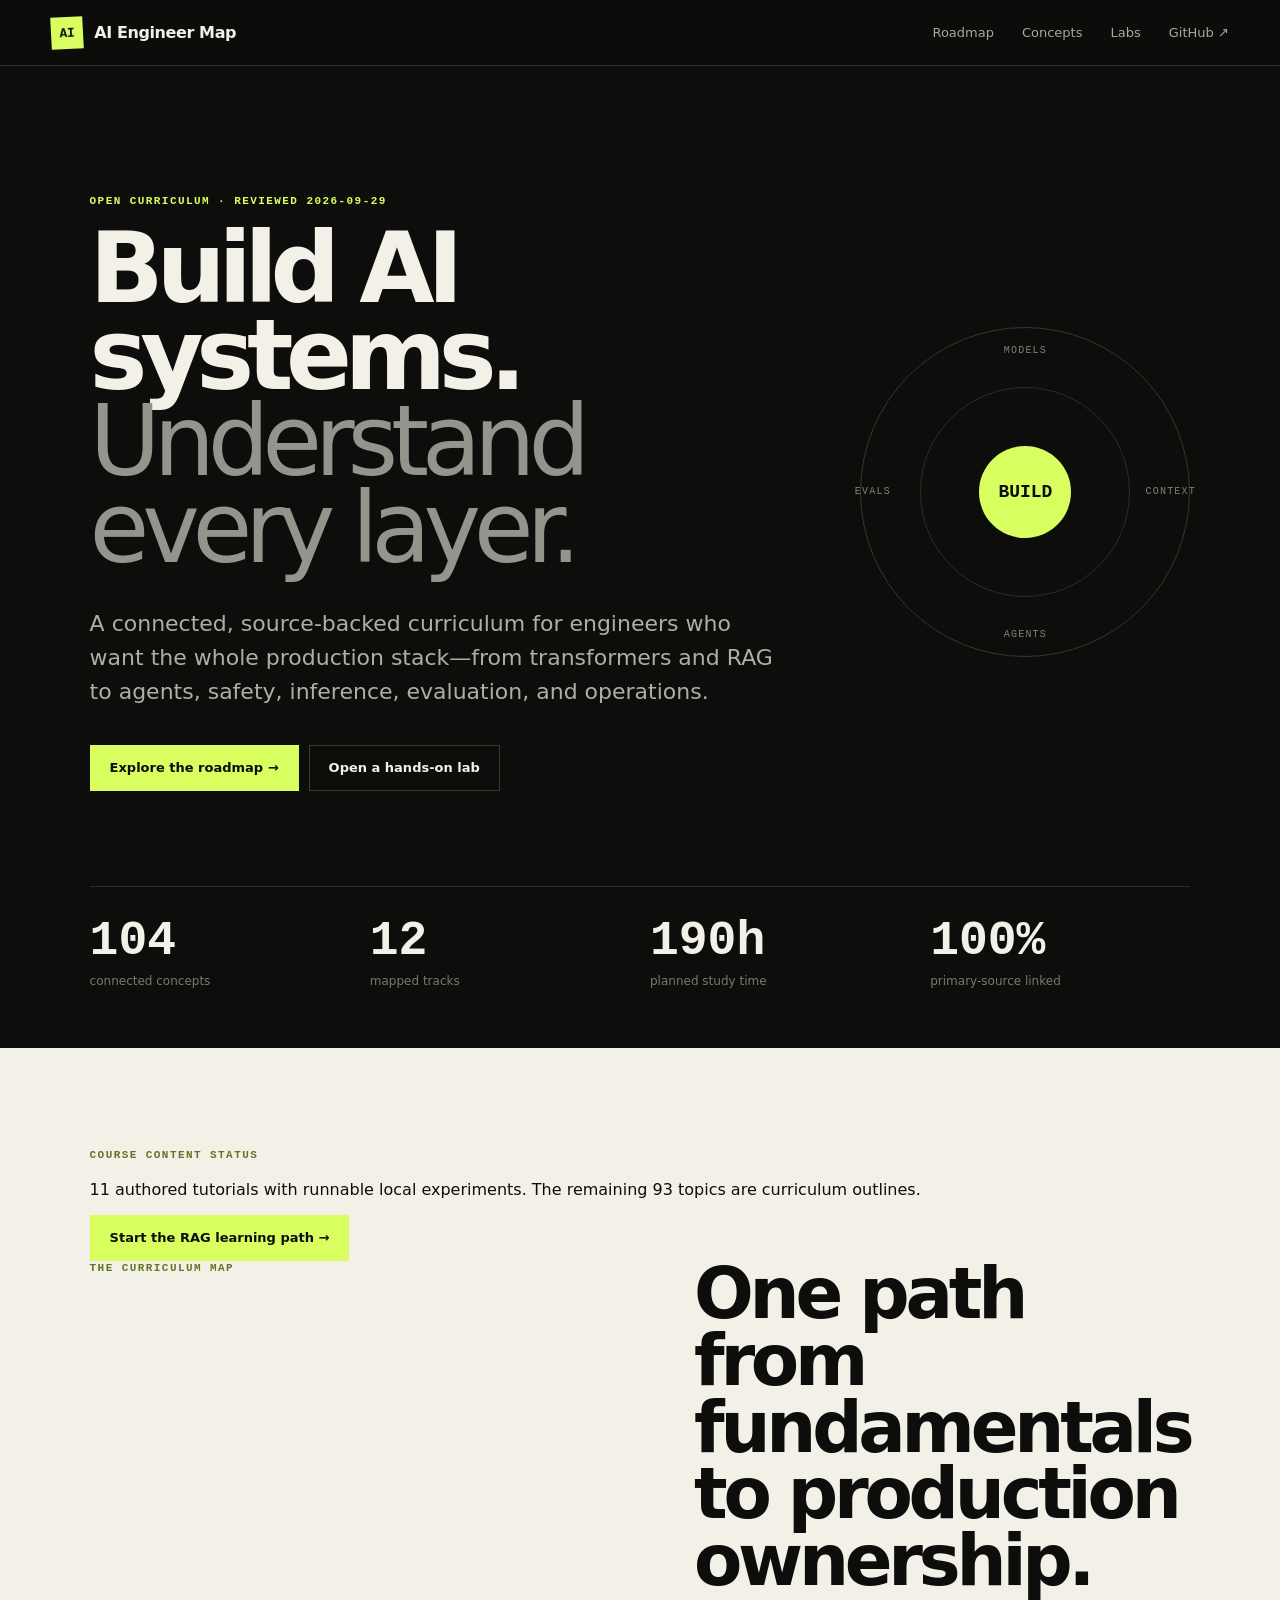
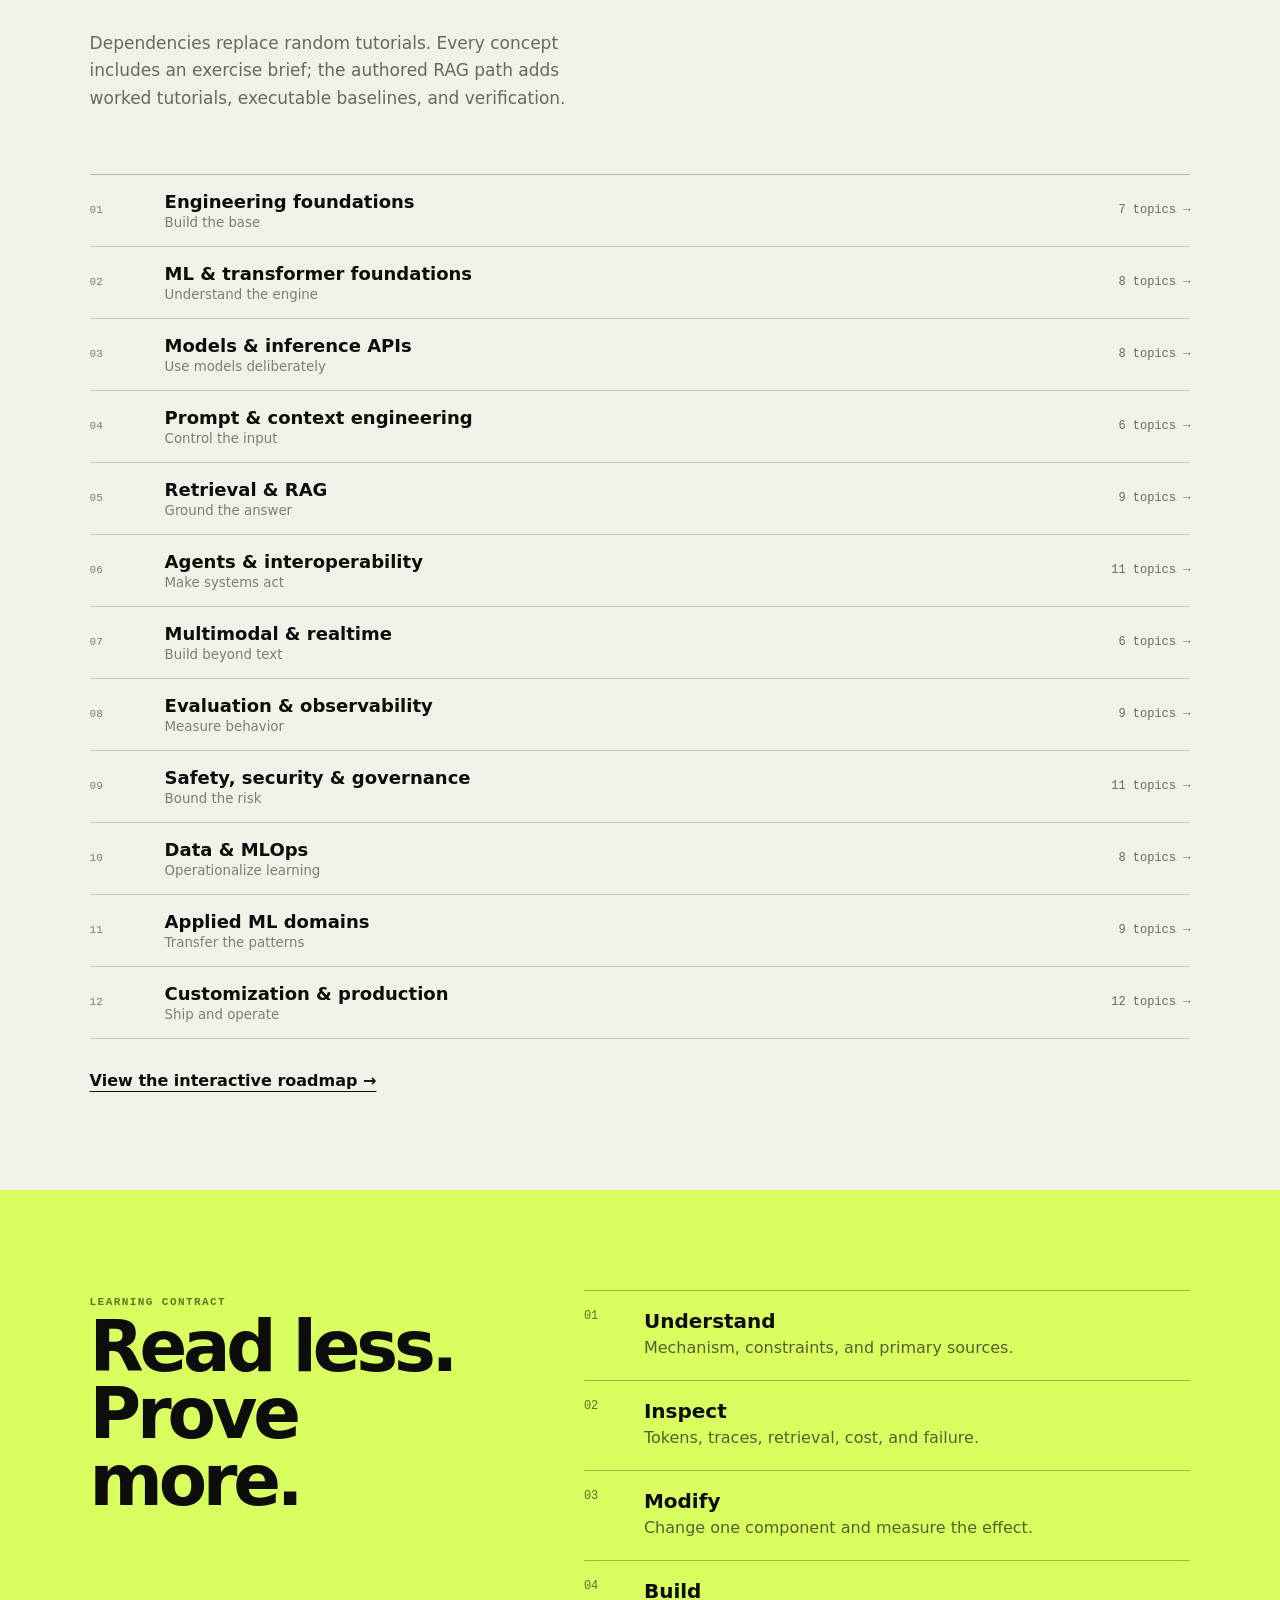
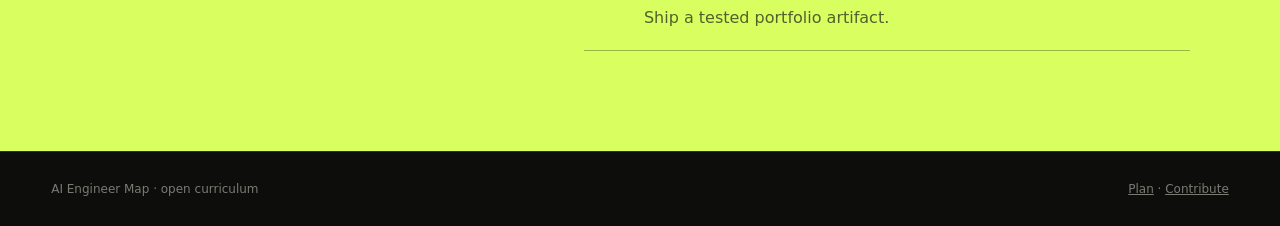
<file: index.html>
<!doctype html><html lang="en"><head><meta charset="UTF-8"><meta name="viewport" content="width=device-width,initial-scale=1"><meta name="description" content="An AI engineering topic map with an authored, runnable RAG learning path."><title>AI Engineer Map</title><link rel="stylesheet" href="assets/styles.css"><script type="module" src="assets/app.js"></script></head>
<body data-page="home">
  <header class="site-header"><a class="brand" href="index.html"><span class="brand-mark">AI</span><span>AI Engineer Map</span></a><button id="menu-button" class="menu-button" aria-expanded="false">Menu</button><nav><a href="roadmap.html">Roadmap</a><a href="concept.html?id=transformers">Concepts</a><a href="lab.html">Labs</a><a href="https://github.com/venkathub/ai-engineer-map">GitHub ↗</a></nav></header>
  <main>
    <section class="hero"><div class="hero-grid"><div><p class="overline">Open curriculum · reviewed <span id="review-date">—</span></p><h1>Build AI systems.<br><em>Understand every layer.</em></h1><p class="hero-copy">A connected, source-backed curriculum for engineers who want the whole production stack—from transformers and RAG to agents, safety, inference, evaluation, and operations.</p><div class="hero-actions"><a class="button primary" href="roadmap.html">Explore the roadmap →</a><a class="button ghost" href="lab.html">Open a hands-on lab</a></div></div><div class="hero-orbit" aria-hidden="true"><span>MODELS</span><span>CONTEXT</span><strong>BUILD</strong><span>AGENTS</span><span>EVALS</span></div></div>
      <dl class="stats"><div><dt id="concept-count">—</dt><dd>connected concepts</dd></div><div><dt id="track-count">—</dt><dd>mapped tracks</dd></div><div><dt id="hour-count">—</dt><dd>planned study time</dd></div><div><dt>100%</dt><dd>primary-source linked</dd></div></dl>
    </section>
    <section class="home-map"><p class="overline dark">Course content status</p><p>11 authored tutorials with runnable local experiments. The remaining 93 topics are curriculum outlines.</p><a class="button primary" href="lesson.html?id=document-ingestion">Start the RAG learning path →</a><header><p class="overline dark">The curriculum map</p><h2>One path from fundamentals<br>to production ownership.</h2><p>Dependencies replace random tutorials. Every concept includes an exercise brief; the authored RAG path adds worked tutorials, executable baselines, and verification.</p></header><div id="track-preview" class="track-preview"></div><a class="text-link" href="roadmap.html">View the interactive roadmap →</a></section>
    <section class="learning-contract"><div><p class="overline dark">Learning contract</p><h2>Read less.<br>Prove more.</h2></div><ol><li><span>01</span><div><b>Understand</b><p>Mechanism, constraints, and primary sources.</p></div></li><li><span>02</span><div><b>Inspect</b><p>Tokens, traces, retrieval, cost, and failure.</p></div></li><li><span>03</span><div><b>Modify</b><p>Change one component and measure the effect.</p></div></li><li><span>04</span><div><b>Build</b><p>Ship a tested portfolio artifact.</p></div></li></ol></section>
  </main><footer><span>AI Engineer Map · open curriculum</span><span><a href="PLAN.md">Plan</a> · <a href="CONTRIBUTING.md">Contribute</a></span></footer>
</body></html>
</file>
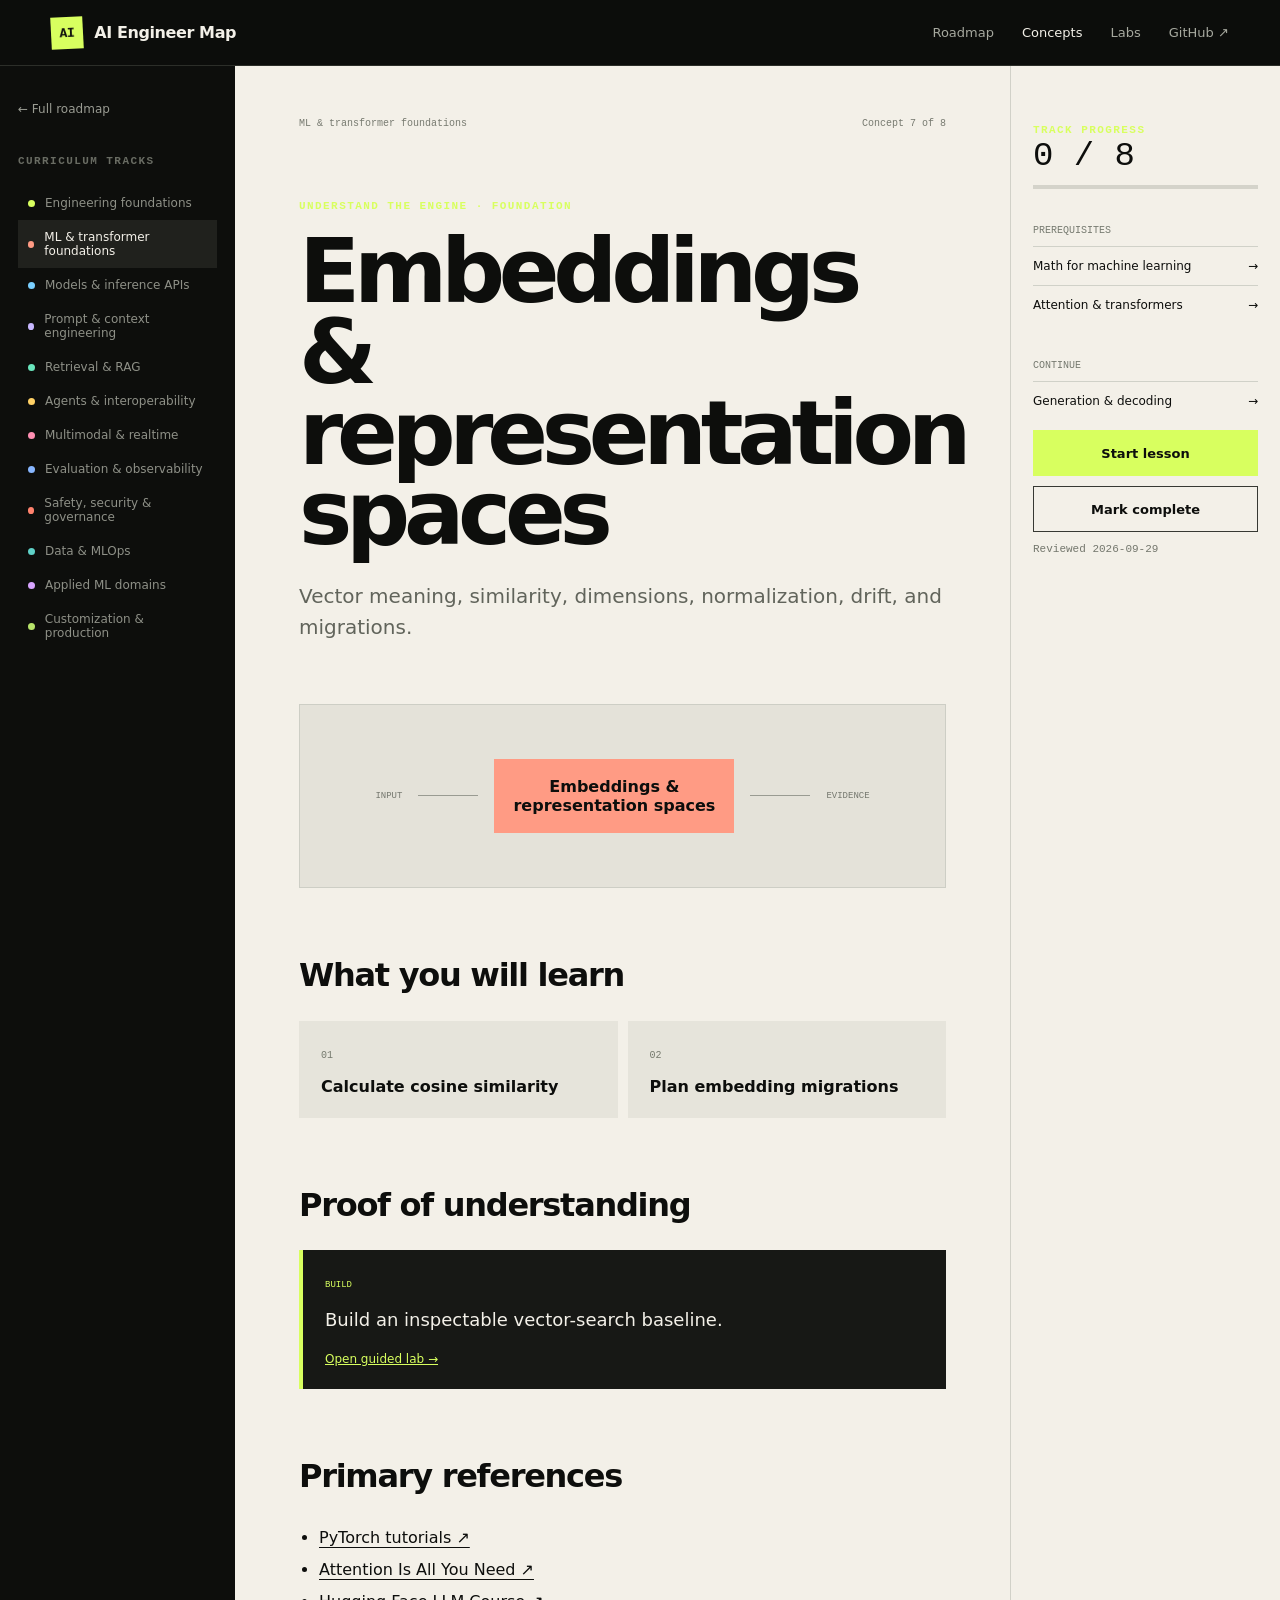
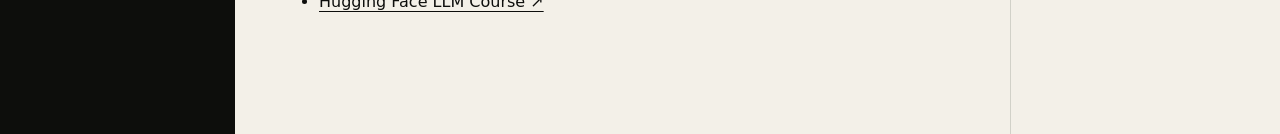
<file: concept.html>
<!doctype html><html lang="en"><head><meta charset="UTF-8"><meta name="viewport" content="width=device-width,initial-scale=1"><title>Concept · AI Engineer Map</title><link rel="stylesheet" href="assets/styles.css"><script type="module" src="assets/app.js"></script></head><body data-page="concept">
<header class="site-header"><a class="brand" href="index.html"><span class="brand-mark">AI</span><span>AI Engineer Map</span></a><button id="menu-button" class="menu-button" aria-expanded="false">Menu</button><nav><a href="roadmap.html">Roadmap</a><a class="active" href="concept.html?id=transformers">Concepts</a><a href="lab.html">Labs</a><a href="https://github.com/venkathub/ai-engineer-map">GitHub ↗</a></nav></header>
<main class="three-column"><aside class="track-sidebar"><a href="roadmap.html" class="back-link">← Full roadmap</a><p class="sidebar-label">Curriculum tracks</p><nav id="concept-track-nav"></nav></aside><article id="concept-content" class="concept-content"></article><aside id="concept-rail" class="context-rail"></aside></main>
</body></html>
</file>
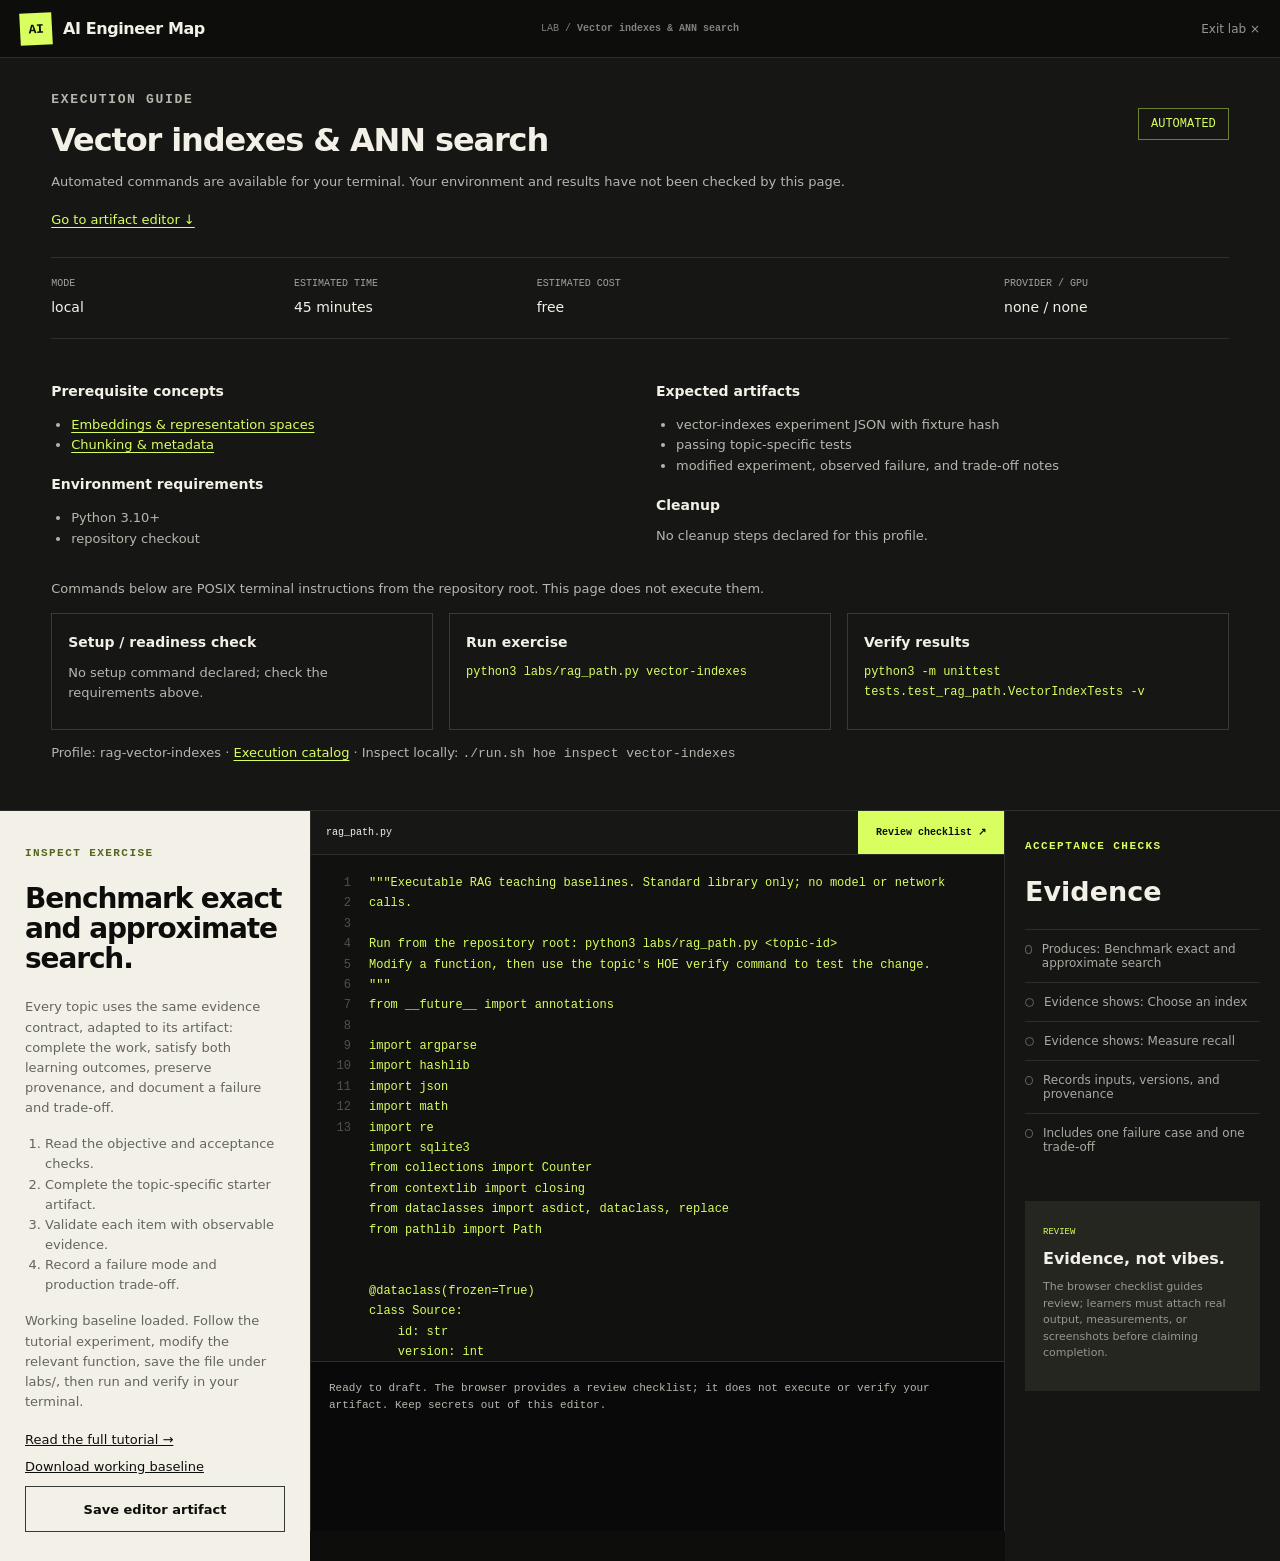
<file: lab.html>
<!doctype html><html lang="en"><head><meta charset="UTF-8"><meta name="viewport" content="width=device-width,initial-scale=1"><title>Lab · AI Engineer Map</title><link rel="stylesheet" href="assets/styles.css"><script type="module" src="assets/app.js"></script></head><body data-page="lab" class="lab-body">
<header class="lab-header"><a class="brand" href="index.html"><span class="brand-mark">AI</span><span>AI Engineer Map</span></a><span class="lab-name">LAB / <b id="lab-title">Loading…</b></span><a href="roadmap.html">Exit lab ×</a></header>
<main><section id="lab-execution" class="lab-execution" aria-label="Lab execution instructions" aria-busy="true"><p role="status">Loading execution instructions…</p></section><div class="lab-workspace"><aside id="lab-task" class="lab-task"></aside><section class="editor-panel" aria-label="Artifact editor"><div class="panel-bar"><span id="editor-filename">artifact</span><button id="run-tests">Review checklist ↗</button></div><div class="editor-body"><div class="line-numbers" aria-hidden="true">1<br>2<br>3<br>4<br>5<br>6<br>7<br>8<br>9<br>10<br>11<br>12<br>13</div><textarea id="code-editor" spellcheck="false" aria-label="Exercise artifact"></textarea></div><pre id="terminal" class="terminal" role="status">Ready to draft. The browser provides a review checklist; it does not execute or verify your artifact. Keep secrets out of this editor.</pre></section><aside class="test-panel"><p class="overline">Acceptance checks</p><h2>Evidence</h2><ul id="test-list"></ul><div class="evidence-card"><span>REVIEW</span><b>Evidence, not vibes.</b><p>The browser checklist guides review; learners must attach real output, measurements, or screenshots before claiming completion.</p></div></aside></div></main>
</body></html>
</file>
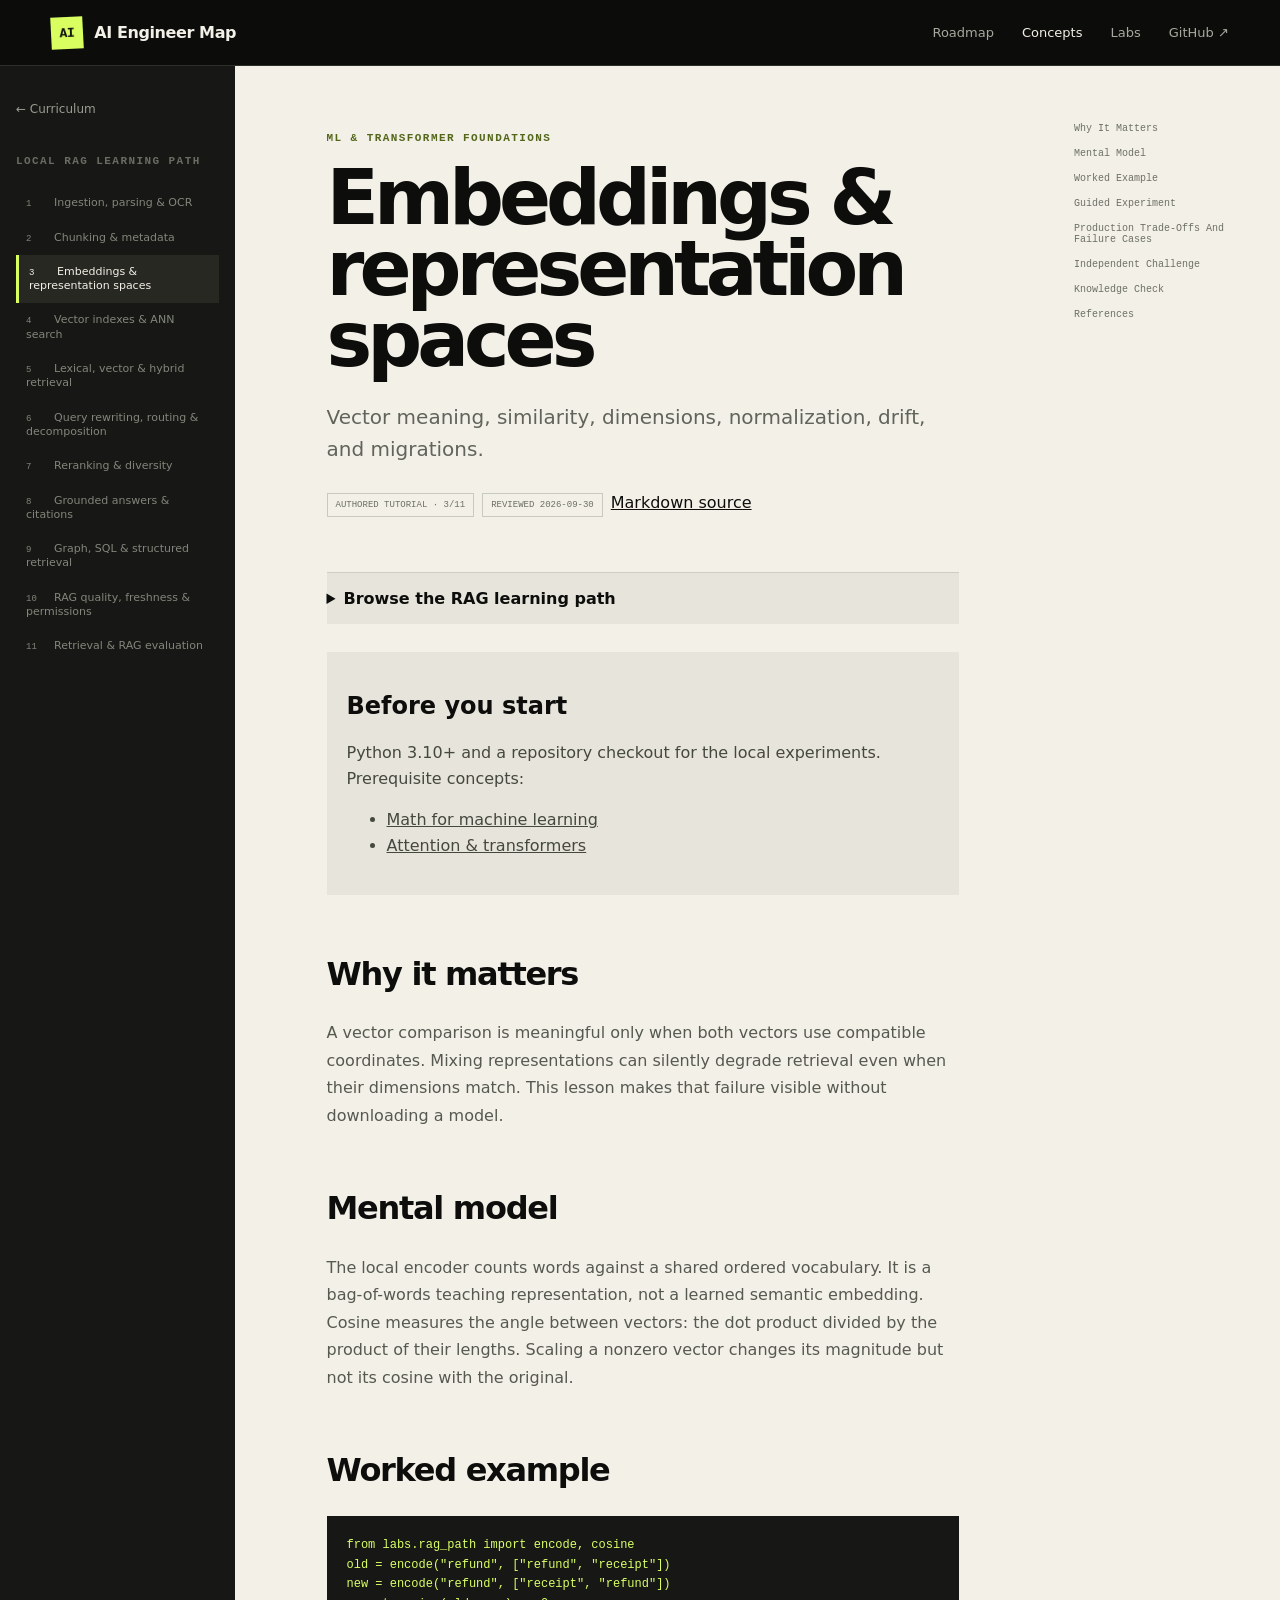
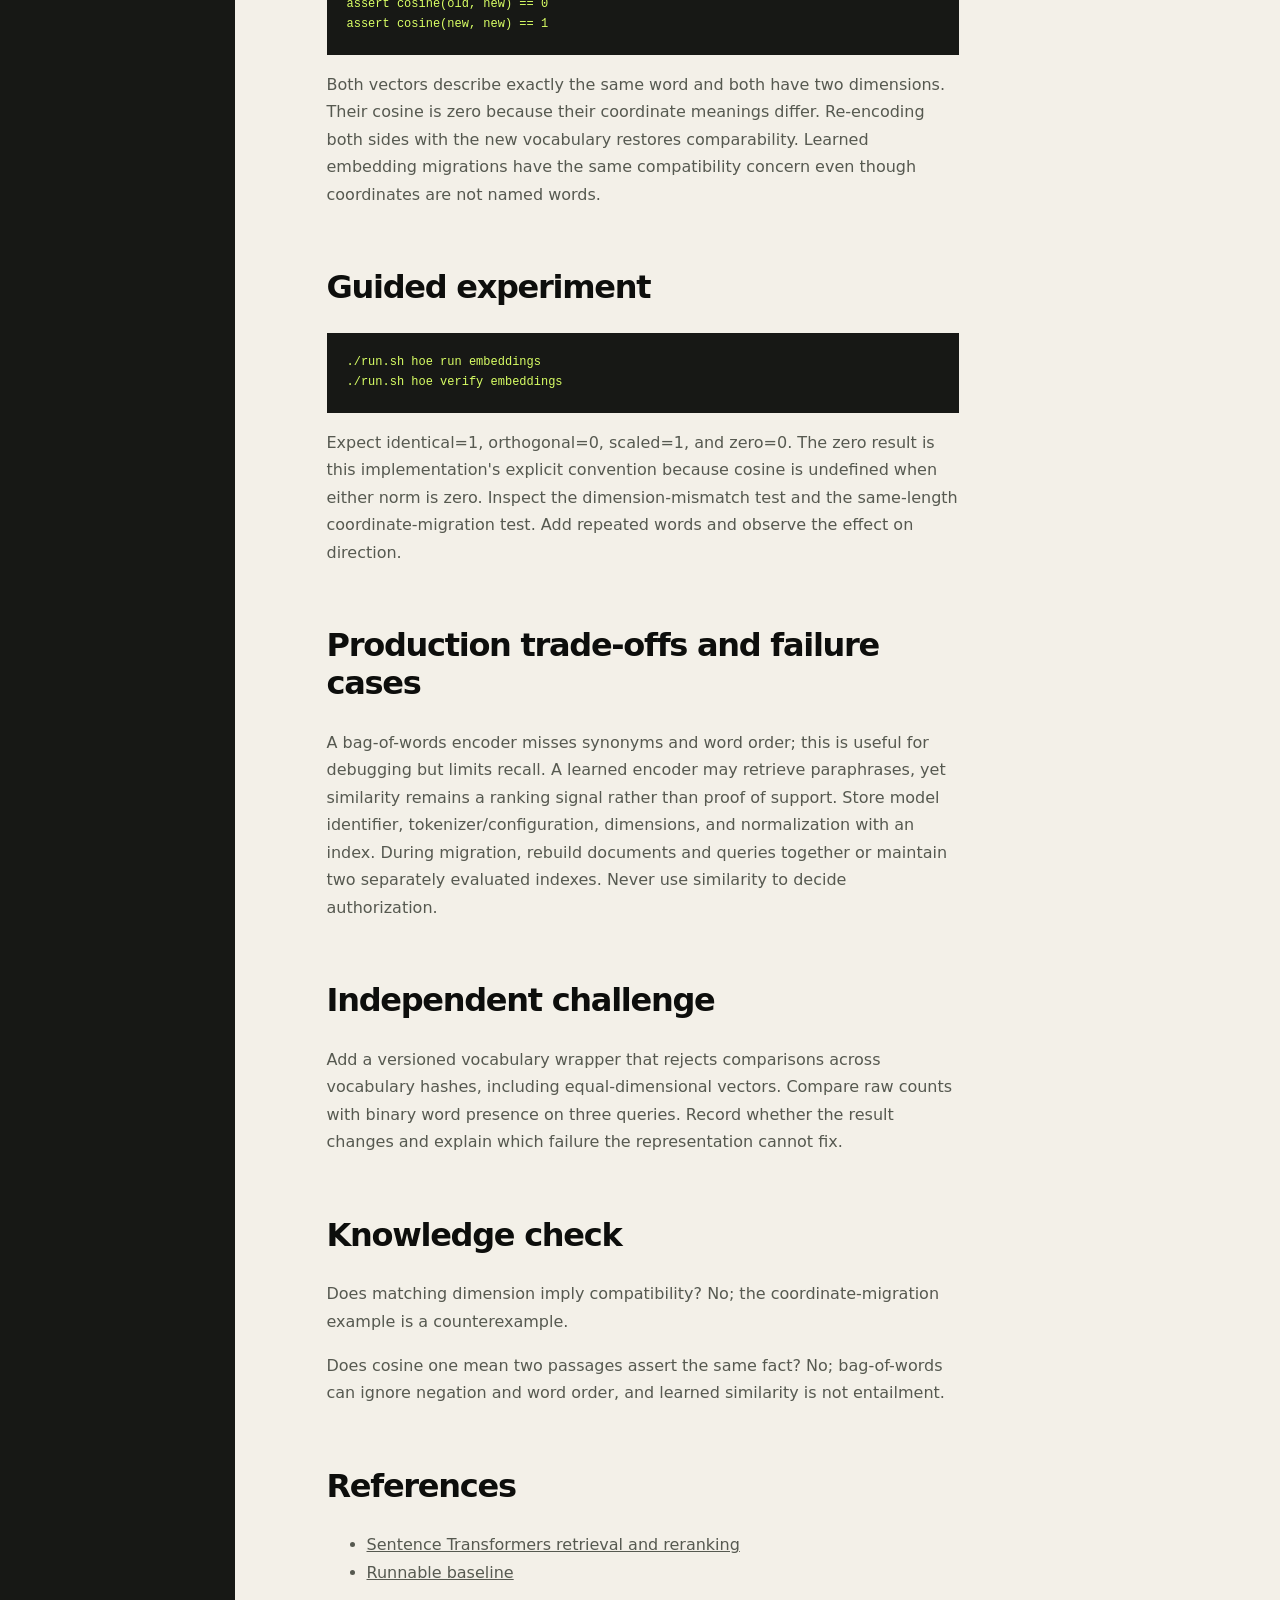
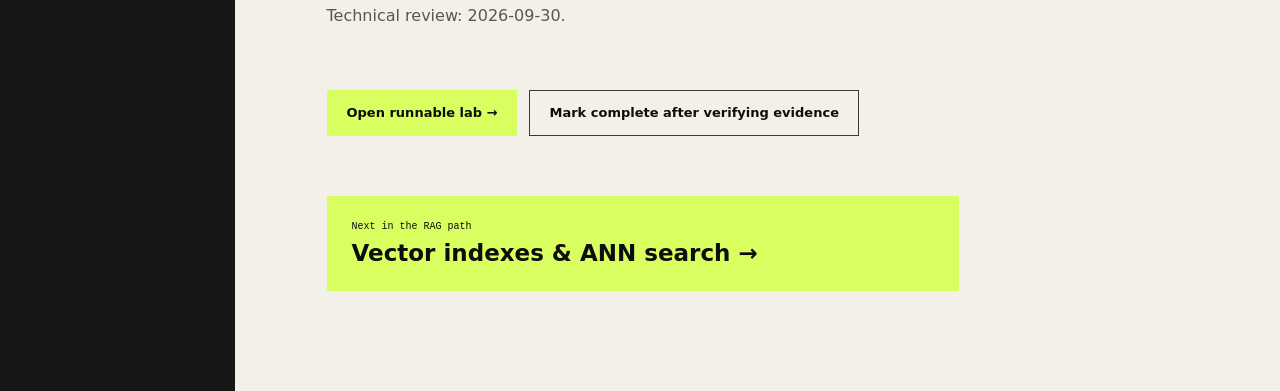
<file: lesson.html>
<!doctype html><html lang="en"><head><meta charset="UTF-8"><meta name="viewport" content="width=device-width,initial-scale=1"><title>Lesson · AI Engineer Map</title><link rel="stylesheet" href="assets/styles.css"><script type="module" src="assets/app.js"></script></head><body data-page="lesson">
<header class="site-header"><a class="brand" href="index.html"><span class="brand-mark">AI</span><span>AI Engineer Map</span></a><button id="menu-button" class="menu-button" aria-expanded="false">Menu</button><nav><a href="roadmap.html">Roadmap</a><a class="active" href="concept.html?id=transformers">Concepts</a><a href="lab.html">Labs</a><a href="https://github.com/venkathub/ai-engineer-map">GitHub ↗</a></nav></header>
<main class="lesson-layout"><aside class="lesson-sidebar"><a class="back-link" href="roadmap.html">← Curriculum</a><p class="sidebar-label">This track</p><nav id="lesson-track-list"></nav></aside><article id="lesson-article" class="lesson-article"></article><aside id="lesson-toc" class="lesson-toc"><span class="overline">On this page</span></aside></main>
</body></html>
</file>
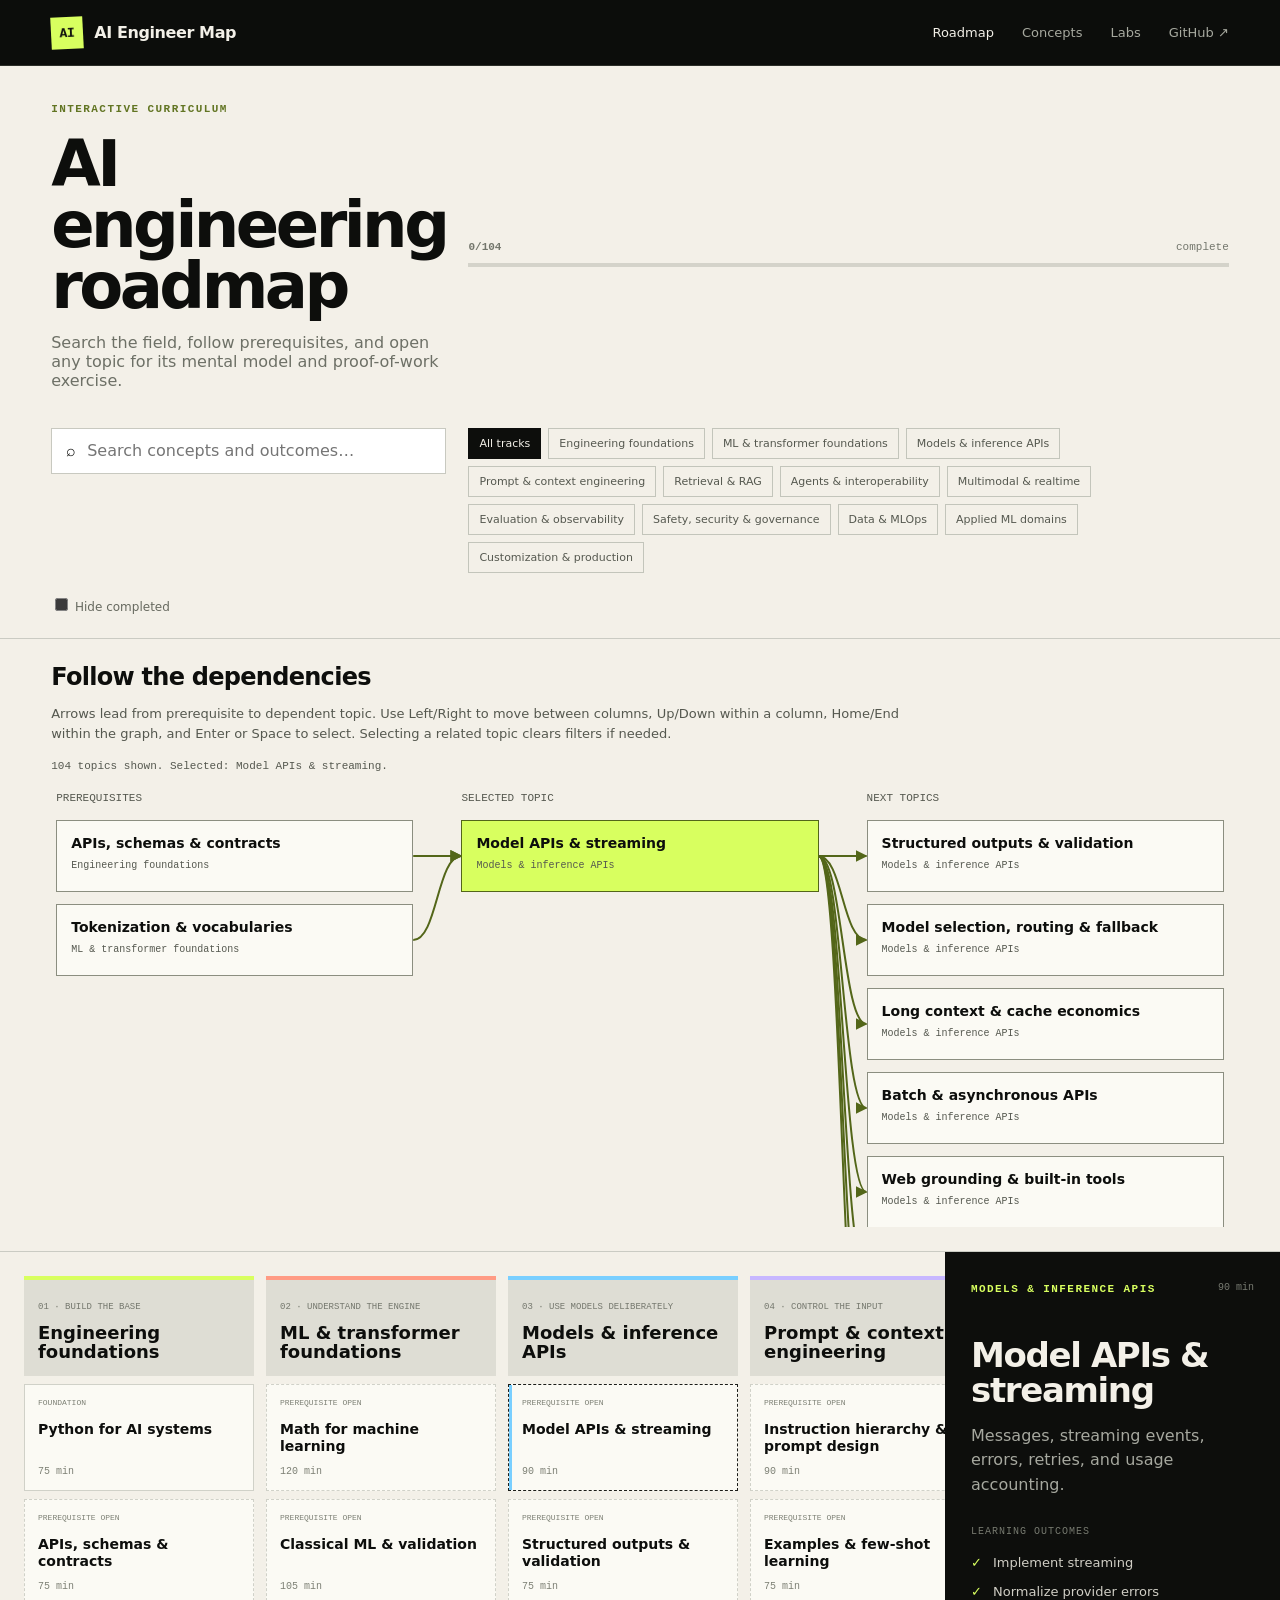
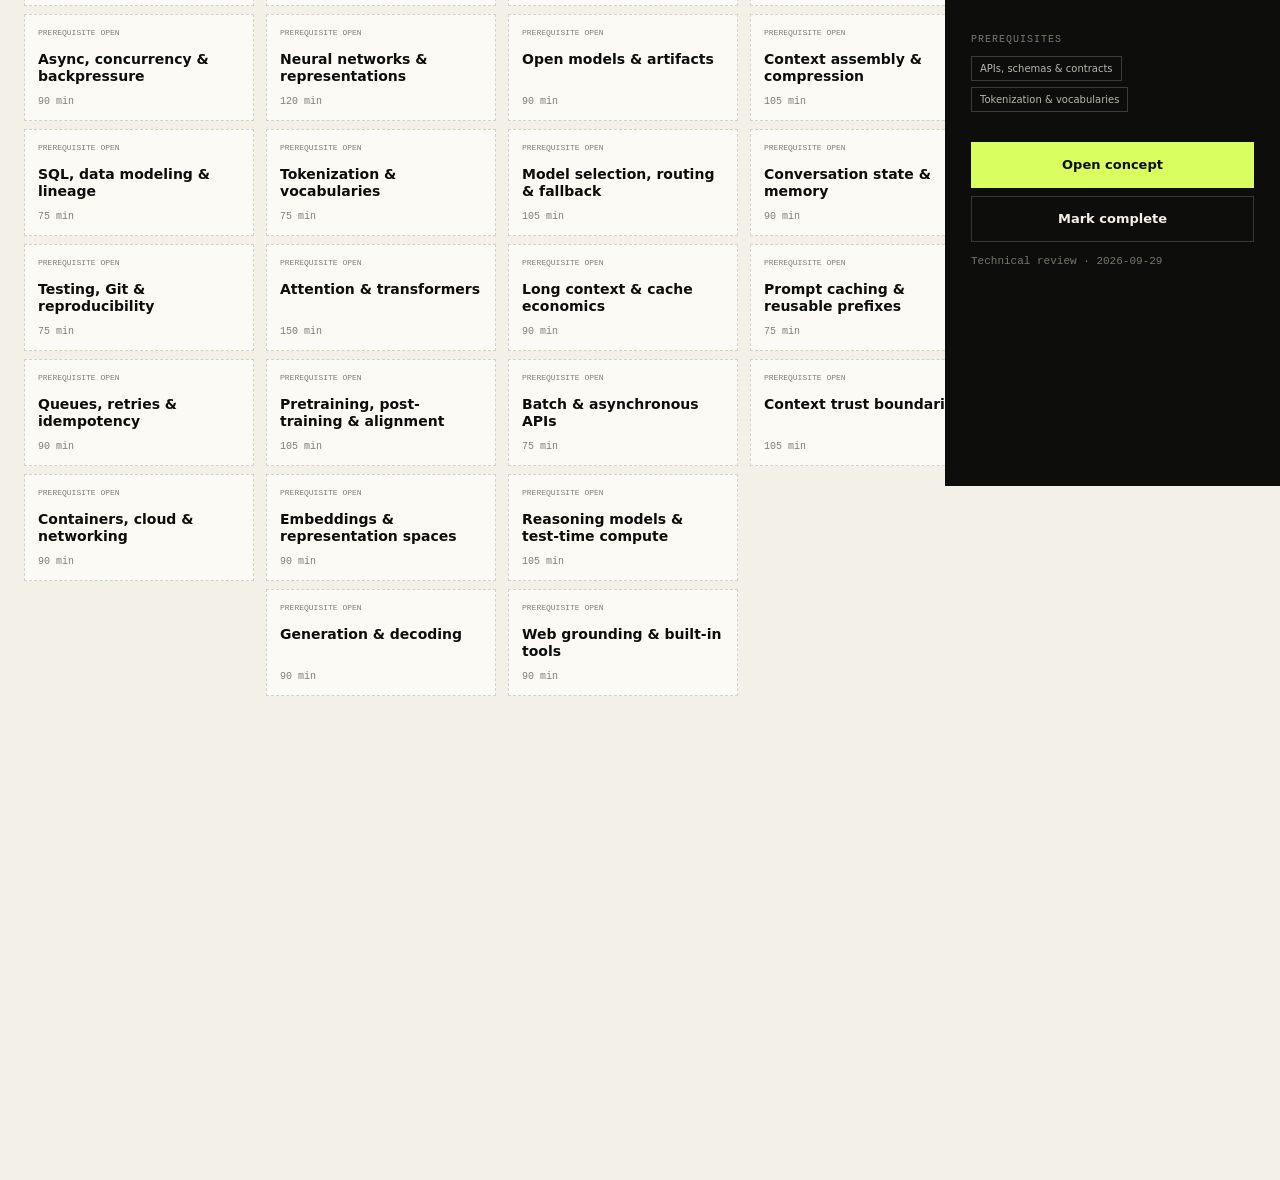
<file: roadmap.html>
<!doctype html><html lang="en"><head><meta charset="UTF-8"><meta name="viewport" content="width=device-width,initial-scale=1"><title>Roadmap · AI Engineer Map</title><link rel="stylesheet" href="assets/styles.css"><script type="module" src="assets/app.js"></script></head><body data-page="roadmap">
<header class="site-header"><a class="brand" href="index.html"><span class="brand-mark">AI</span><span>AI Engineer Map</span></a><button id="menu-button" class="menu-button" aria-expanded="false">Menu</button><nav><a class="active" href="roadmap.html">Roadmap</a><a href="concept.html?id=transformers">Concepts</a><a href="lab.html">Labs</a><a href="https://github.com/venkathub/ai-engineer-map">GitHub ↗</a></nav></header>
<main class="roadmap-page"><section class="roadmap-toolbar"><div><p class="overline dark">Interactive curriculum</p><h1>AI engineering roadmap</h1><p>Search the field, follow prerequisites, and open any topic for its mental model and proof-of-work exercise.</p></div><div class="map-progress"><span><b id="map-progress">0/0</b> complete</span><div class="progress"><i id="progress-fill"></i></div></div><label class="search"><span>⌕</span><input id="search" type="search" placeholder="Search concepts and outcomes…"></label><div id="track-filters" class="filter-row"></div><label class="check"><input id="hide-complete" type="checkbox"> Hide completed</label></section>
<section class="dependency-panel" aria-labelledby="dependency-heading"><h2 id="dependency-heading">Follow the dependencies</h2><p id="dependency-help">Arrows lead from prerequisite to dependent topic. Use Left/Right to move between columns, Up/Down within a column, Home/End within the graph, and Enter or Space to select. Selecting a related topic clears filters if needed.</p><p id="roadmap-status" role="status" aria-live="polite"></p><div class="dependency-scroll"><div id="dependency-graph" class="dependency-graph" role="group" aria-label="Topic dependencies" aria-describedby="dependency-help"></div></div></section>
<div class="roadmap-workspace"><div id="roadmap-grid" class="roadmap-grid" role="region" aria-label="Curriculum topics"></div><aside id="concept-inspector" class="concept-inspector" aria-label="Selected concept"></aside></div></main>
</body></html>
</file>
<file: assets/styles.css>
:root{--ink:#0d0e0c;--paper:#f3f0e8;--paper2:#e8e5dc;--acid:#d8ff5f;--muted:#96988f;--line:#2c2e29;--dark2:#161714;--coral:#ff826d;--mono:ui-monospace,SFMono-Regular,Menlo,Consolas,monospace;--sans:Inter,ui-sans-serif,system-ui,-apple-system,BlinkMacSystemFont,"Segoe UI",sans-serif;color-scheme:dark;font-family:var(--sans)}
*{box-sizing:border-box}html{scroll-behavior:smooth}body{margin:0;min-width:320px;background:var(--ink);color:var(--paper)}a{color:inherit}button,input,textarea{font:inherit}.overline,.sidebar-label{margin:0 0 18px;color:var(--acid);font:700 11px/1.3 var(--mono);letter-spacing:.13em;text-transform:uppercase}.overline.dark{color:#627523}.muted{color:#76786f}.reviewed{color:#74776d!important;font:11px var(--mono)}
.site-header{height:66px;position:sticky;top:0;z-index:50;display:flex;align-items:center;justify-content:space-between;padding:0 clamp(18px,4vw,64px);background:rgba(13,14,12,.94);border-bottom:1px solid var(--line);backdrop-filter:blur(16px)}.brand{display:flex;align-items:center;gap:11px;text-decoration:none;font-weight:760;letter-spacing:-.025em}.brand-mark{width:32px;height:32px;display:grid;place-items:center;background:var(--acid);color:var(--ink);font:900 13px var(--mono);transform:rotate(-3deg)}.site-header nav{display:flex;gap:28px}.site-header nav a{color:#a7a99f;text-decoration:none;font-size:13px}.site-header nav a:hover,.site-header nav a.active{color:var(--paper)}.menu-button{display:none;border:1px solid var(--line);background:transparent;color:var(--paper);padding:7px 10px}
.button{display:inline-flex;align-items:center;justify-content:center;min-height:46px;padding:0 19px;border:1px solid #373933;background:transparent;color:inherit;text-decoration:none;font-size:13px;font-weight:750;cursor:pointer}.button.primary{background:var(--acid);border-color:var(--acid);color:var(--ink)}.button.ghost:hover{border-color:#72756b}.button.wide{width:100%;margin-top:10px}.text-link{display:inline-block;margin-top:32px;font-weight:750;text-underline-offset:5px}
/* landing */
.hero{min-height:750px;padding:clamp(80px,10vw,135px) clamp(20px,7vw,108px) 60px;overflow:hidden}.hero-grid{display:grid;grid-template-columns:minmax(0,1.4fr) minmax(330px,.6fr);gap:50px;align-items:center}.hero h1{max-width:950px;margin:0;font-size:clamp(54px,7.6vw,112px);line-height:.89;letter-spacing:-.075em}.hero h1 em{font-style:normal;color:#93958d;font-weight:520}.hero-copy{max-width:690px;margin:34px 0 0;color:#adafa6;font-size:clamp(17px,2vw,22px);line-height:1.56}.hero-actions{display:flex;gap:10px;flex-wrap:wrap;margin-top:35px}.hero-orbit{aspect-ratio:1;position:relative;display:grid;place-items:center;border:1px solid #353730;border-radius:50%;animation:float 8s ease-in-out infinite}.hero-orbit:before,.hero-orbit:after{content:"";position:absolute;border:1px solid #2a2c27;border-radius:50%;inset:18%}.hero-orbit:after{inset:36%;background:var(--acid);border:0}.hero-orbit strong{position:relative;z-index:1;color:var(--ink);font:900 18px var(--mono)}.hero-orbit span{position:absolute;color:#7f8179;font:10px var(--mono);letter-spacing:.12em}.hero-orbit span:nth-child(1){top:5%}.hero-orbit span:nth-child(2){right:-2%;top:48%}.hero-orbit span:nth-child(4){bottom:5%}.hero-orbit span:nth-child(5){left:-2%;top:48%}@keyframes float{50%{transform:translateY(-9px) rotate(2deg)}}.stats{display:grid;grid-template-columns:repeat(4,1fr);gap:20px;margin:95px 0 0;padding:30px 0 0;border-top:1px solid var(--line)}.stats div{display:flex;flex-direction:column}.stats dt{font:750 clamp(28px,4vw,48px)/1 var(--mono)}.stats dd{margin:9px 0 0;color:#777970;font-size:12px}
.home-map{padding:100px clamp(20px,7vw,108px);background:var(--paper);color:var(--ink)}.home-map>header{display:grid;grid-template-columns:1.2fr .8fr;column-gap:80px}.home-map h2,.learning-contract h2{margin:0;font-size:clamp(42px,5.5vw,76px);line-height:.95;letter-spacing:-.06em}.home-map>header>p:last-child{margin:35px 0 0;color:#666960;font-size:17px;line-height:1.6}.track-preview{margin-top:62px;border-top:1px solid #b9bbb2}.preview-row{display:grid;grid-template-columns:55px 1fr auto;align-items:center;gap:20px;padding:16px 0;border-bottom:1px solid #c9cac2;text-decoration:none}.preview-row:hover{background:#eae7de}.preview-index{font:11px var(--mono);color:#7a7d73}.preview-row b{font-size:18px}.preview-row small{display:block;margin-top:3px;color:#7b7e74}.preview-count{font:12px var(--mono);color:#666a5e}.learning-contract{display:grid;grid-template-columns:.8fr 1.2fr;gap:90px;padding:100px clamp(20px,7vw,108px);background:var(--acid);color:var(--ink)}.learning-contract ol{list-style:none;margin:0;padding:0;border-top:1px solid rgba(13,14,12,.3)}.learning-contract li{display:grid;grid-template-columns:60px 1fr;padding:18px 0;border-bottom:1px solid rgba(13,14,12,.3)}.learning-contract li>span{color:#5d6e23;font:12px var(--mono)}.learning-contract b{font-size:20px}.learning-contract p{margin:5px 0;color:#53602e}footer{display:flex;justify-content:space-between;padding:30px clamp(20px,4vw,64px);color:#797b73;font-size:12px;border-top:1px solid var(--line)}
/* roadmap */
.roadmap-page{min-height:calc(100vh - 66px);background:var(--paper);color:var(--ink)}.roadmap-toolbar{display:grid;grid-template-columns:1fr auto;gap:22px;padding:36px clamp(18px,4vw,58px) 24px;border-bottom:1px solid #cacbc3}.roadmap-toolbar h1{margin:0;font-size:clamp(36px,5vw,66px);line-height:.95;letter-spacing:-.055em}.roadmap-toolbar>div:first-child>p:last-child{max-width:700px;color:#6d7066}.map-progress{min-width:180px;align-self:center}.map-progress span{display:flex;justify-content:space-between;color:#73766c;font:11px var(--mono)}.progress{height:4px;margin-top:10px;background:#d4d3ca;overflow:hidden}.progress i{display:block;height:100%;background:var(--acid);transition:width .3s}.roadmap-toolbar .map-progress .progress i{background:#536619}.search{height:46px;display:flex;align-items:center;gap:9px;padding:0 14px;background:#fff;border:1px solid #c8c9c0}.search input{width:100%;border:0;outline:0;background:transparent;color:var(--ink)}.filter-row{display:flex;gap:7px;flex-wrap:wrap;align-items:center}.chip{padding:8px 10px;border:1px solid #c3c5bb;background:transparent;color:#55584f;font-size:11px;cursor:pointer}.chip[aria-pressed=true]{background:var(--ink);color:var(--paper);border-color:var(--ink)}.check{grid-column:1/-1;color:#66695f;font-size:12px}.check input{accent-color:#5e731b}.roadmap-workspace{display:grid;grid-template-columns:minmax(0,1fr) 335px;align-items:start}.roadmap-grid{display:flex;gap:12px;min-height:680px;padding:24px;overflow-x:auto}.lane{width:230px;min-width:230px}.lane>header{min-height:100px;padding:14px;background:#deddd4;border-top:4px solid var(--track)}.lane>header span{color:#74776d;font:9px var(--mono);text-transform:uppercase}.lane>header h2{margin:10px 0 0;font-size:18px;line-height:1.08}.topic-card{width:100%;min-height:107px;display:flex;flex-direction:column;align-items:flex-start;margin-top:8px;padding:13px;text-align:left;background:#fbfaf4;color:var(--ink);border:1px solid #d0d1c8;cursor:pointer}.topic-card:hover,.topic-card.is-selected{border-color:#1b1c18;box-shadow:inset 3px 0 var(--track)}.topic-card.is-done{background:#eef5d5}.topic-card.is-locked{opacity:.53}.topic-card .topic-status{color:#7d8075;font:8px var(--mono);text-transform:uppercase}.topic-card b{margin:14px 0 8px;font-size:14px;line-height:1.25}.topic-card small{margin-top:auto;color:#7d8075;font:10px var(--mono)}.concept-inspector{position:sticky;top:66px;min-height:calc(100vh - 66px);padding:30px 26px;background:var(--ink);color:var(--paper)}.inspector-top{display:flex;justify-content:space-between;color:#777a71;font:10px var(--mono)}.concept-inspector h2{margin:24px 0 14px;font-size:34px;line-height:1.02;letter-spacing:-.04em}.concept-inspector>p{color:#a6a89f;line-height:1.55}.concept-inspector h3{margin:28px 0 11px;color:#76796f;font:10px var(--mono);text-transform:uppercase;letter-spacing:.1em}.check-list{list-style:none;margin:0;padding:0}.check-list li{padding:7px 0 7px 22px;position:relative;color:#d0cec5;font-size:13px}.check-list li:before{content:"✓";position:absolute;left:0;color:var(--acid)}.mini-links{display:flex;gap:6px;flex-wrap:wrap}.mini-links a,.mini-links span{padding:6px 8px;border:1px solid #3a3c36;color:#b5b7ae;text-decoration:none;font-size:10px}.inspector-actions{display:grid;gap:8px;margin-top:30px}
/* Selected-topic dependency graph: text buttons carry the same relationships as the edges. */
.dependency-panel{padding:24px clamp(18px,4vw,58px);border-bottom:1px solid #cacbc3;min-width:0}
.dependency-panel h2{margin:0;font-size:24px;letter-spacing:-.03em}
.dependency-panel>p{max-width:850px;color:#55584f;font-size:13px;line-height:1.6}
#roadmap-status{font:11px/1.6 var(--mono)}
.dependency-scroll{overflow:auto;padding:5px;max-height:440px}
.dependency-graph{position:relative;display:grid;grid-template-columns:repeat(3,minmax(170px,1fr));gap:48px;min-width:650px;isolation:isolate}
.dependency-graph:empty{display:none}
.dependency-column{min-width:0;z-index:1;pointer-events:none}
.dependency-column h3{margin:0 0 16px;color:#55584f;font:11px var(--mono);text-transform:uppercase}
.dependency-column>p{font-size:13px;line-height:1.5}
.dependency-node{display:flex;flex-direction:column;gap:8px;width:100%;min-height:72px;margin-bottom:12px;padding:14px;background:#fbfaf4;border:1px solid #8b8e80;color:var(--ink);text-align:left;cursor:pointer;pointer-events:auto}
.dependency-node span{font-size:14px;font-weight:700;overflow-wrap:anywhere}
.dependency-node small{color:#55584f;font:10px/1.4 var(--mono)}
.dependency-node.is-current{background:var(--acid);border-color:#536619}
.dependency-node:hover{border-color:var(--ink)}
.dependency-edges{position:absolute;inset:0;width:100%;height:100%;overflow:visible;pointer-events:none;z-index:0}
.dependency-edges g path{fill:none;stroke:#536619;stroke-width:2}
.dependency-edges marker path{fill:#536619}
.roadmap-page button:focus-visible,.roadmap-page a:focus-visible{outline:3px solid #577014;outline-offset:3px}
.roadmap-page .concept-inspector :focus-visible{outline-color:var(--acid)}
.search:focus-within{outline:3px solid #577014;outline-offset:3px}
.roadmap-workspace>*{min-width:0}
.topic-card{scroll-margin-top:80px}
.topic-card.is-locked{opacity:1;border-style:dashed}
/* concept */
.three-column{display:grid;grid-template-columns:235px minmax(0,1fr) 270px;min-height:calc(100vh - 66px);background:var(--paper);color:var(--ink)}.track-sidebar{padding:32px 18px;background:var(--ink);color:var(--paper)}.back-link{display:inline-block;margin-bottom:38px;color:#999b92;text-decoration:none;font-size:12px}.sidebar-label{color:#696c63}.track-sidebar nav,.lesson-sidebar nav{display:flex;flex-direction:column}.track-sidebar nav a{display:flex;gap:10px;align-items:center;padding:10px;color:#8e9087;text-decoration:none;font-size:12px}.track-sidebar nav a.active{background:#20211d;color:var(--paper)}.track-sidebar i{width:7px;height:7px;border-radius:50%;background:var(--dot)}.concept-content{max-width:900px;padding:52px clamp(28px,5vw,84px) 100px}.concept-breadcrumb{display:flex;justify-content:space-between;margin-bottom:70px;color:#777a70;font:10px var(--mono)}.concept-breadcrumb a{text-decoration:none}.concept-content h1{max-width:800px;margin:0;font-size:clamp(54px,7vw,94px);line-height:.9;letter-spacing:-.07em}.lede{max-width:760px;margin:27px 0 0;color:#61645b;font-size:20px;line-height:1.58}.mechanism-visual{display:flex;align-items:center;justify-content:center;gap:16px;margin:60px 0;padding:54px 20px;background:#e4e2d9;border:1px solid #cdcec5}.mechanism-visual span{font:9px var(--mono);color:#74776e}.mechanism-visual strong{max-width:240px;padding:18px;background:var(--track);text-align:center}.mechanism-visual i{width:60px;height:1px;background:#999b92}.concept-content section{margin-top:68px}.concept-content section h2,.lesson-article section h2{font-size:32px;letter-spacing:-.04em}.outcome-grid{display:grid;grid-template-columns:repeat(2,1fr);gap:10px}.outcome-grid article{padding:22px;background:#e6e4db}.outcome-grid span{color:#767a6e;font:10px var(--mono)}.outcome-grid p{margin:15px 0 0;font-weight:700}.exercise-callout{padding:22px;border-left:4px solid var(--acid);background:#171815;color:var(--paper)}.exercise-callout span{color:var(--acid);font:9px var(--mono)}.exercise-callout p{font-size:18px}.exercise-callout a{color:var(--acid);font-size:12px}.reference-list{padding-left:20px;line-height:2}.reference-list a{text-underline-offset:4px}.context-rail{padding:52px 22px;border-left:1px solid #d1d1c8}.context-rail>strong{display:block;font:34px var(--mono)}.context-rail h3{margin:36px 0 10px;color:#767a70;font:10px var(--mono);text-transform:uppercase}.rail-link{display:flex;justify-content:space-between;padding:12px 0;border-top:1px solid #d0d1c8;text-decoration:none;font-size:12px}
/* lesson */
.lesson-layout{display:grid;grid-template-columns:235px minmax(0,1fr) 230px;min-height:calc(100vh - 66px);background:var(--paper);color:var(--ink)}.lesson-sidebar{padding:32px 16px;background:#171815;color:var(--paper)}.lesson-sidebar nav a{padding:10px;color:#82857b;text-decoration:none;font-size:11px;line-height:1.3}.lesson-sidebar nav a span{display:inline-block;width:28px;font:9px var(--mono)}.lesson-sidebar nav a.active{background:#272821;color:var(--paper);border-left:3px solid var(--acid)}.lesson-article{width:min(760px,100%);padding:65px clamp(28px,5vw,78px) 100px;margin:auto}.lesson-article h1{margin:0;font-size:clamp(50px,6vw,82px);line-height:.92;letter-spacing:-.065em}.lesson-meta{display:flex;gap:8px;flex-wrap:wrap;margin:28px 0 55px}.lesson-meta span{padding:6px 8px;border:1px solid #c8c9bf;color:#6c6f65;font:9px var(--mono);text-transform:uppercase}.lesson-article section{margin:60px 0;scroll-margin-top:90px}.lesson-article section p,.lesson-article section li{color:#565950;line-height:1.72}.lesson-article blockquote{margin:28px 0;padding:20px;border-left:4px solid #8fa93a;background:#e6e4da;font-weight:650;line-height:1.55}.lesson-article pre{overflow:auto;padding:20px;background:#171815;color:#d9ff65;font:12px/1.65 var(--mono)}.production-grid{display:grid;grid-template-columns:repeat(3,1fr);gap:8px}.production-grid article{padding:16px;background:#e3e1d8}.production-grid p{font-size:12px}.lesson-article details{padding:16px 0;border-top:1px solid #cccdc4}.lesson-article summary{cursor:pointer;font-weight:700}.next-lesson{display:flex;flex-direction:column;padding:25px;background:var(--acid);text-decoration:none}.next-lesson span{font:10px var(--mono)}.next-lesson b{margin-top:8px;font-size:23px}.lesson-toc{position:sticky;top:66px;align-self:start;padding:50px 24px}.lesson-toc .overline{color:#74776e}.lesson-toc>a{display:block;padding:7px 0;color:#6d7066;text-decoration:none;font:10px var(--mono);text-transform:capitalize}.lesson-toc>a:hover{color:var(--ink)}
/* lab */
.lab-body{overflow:hidden}.lab-header{height:58px;display:grid;grid-template-columns:1fr auto 1fr;align-items:center;padding:0 20px;border-bottom:1px solid var(--line)}.lab-header>a:last-child{justify-self:end;color:#95978f;text-decoration:none;font-size:12px}.lab-name{color:#80827a;font:10px var(--mono)}.lab-workspace{display:grid;grid-template-columns:310px minmax(420px,1fr) 275px;height:calc(100vh - 58px)}.lab-task{overflow:auto;padding:30px 25px;background:var(--paper);color:var(--ink)}.lab-task h1{font-size:28px;line-height:1.08;letter-spacing:-.04em}.lab-task>p,.lab-task li{color:#63665c;line-height:1.55;font-size:13px}.lab-task ol{padding-left:20px}.editor-panel{display:grid;grid-template-rows:44px minmax(0,1fr) 170px;border-left:1px solid var(--line);border-right:1px solid var(--line);min-width:0}.panel-bar{display:flex;align-items:center;justify-content:space-between;padding-left:15px;background:#171815;border-bottom:1px solid var(--line);font:10px var(--mono)}.panel-bar button{height:100%;border:0;padding:0 18px;background:var(--acid);color:var(--ink);font-weight:800;cursor:pointer}.editor-body{display:grid;grid-template-columns:40px 1fr;min-height:0;background:#11120f}.line-numbers{padding-top:18px;color:#4f524a;text-align:right;font:12px/1.7 var(--mono)}#code-editor{width:100%;height:100%;resize:none;padding:18px;border:0;outline:0;background:transparent;color:#d8ff5f;font:12px/1.7 var(--mono);tab-size:4}.terminal{margin:0;padding:18px;overflow:auto;background:#080908;border-top:1px solid var(--line);color:#b7b9b0;font:11px/1.55 var(--mono)}.test-panel{padding:28px 20px;background:#151613}.test-panel h2{font-size:27px}.test-panel ul{list-style:none;margin:0;padding:0}.test-panel li{display:flex;gap:10px;padding:12px 0;border-top:1px solid #2c2e29;color:#a8aaa1;font-size:12px}.test-panel li i{width:9px;height:9px;margin-top:3px;border:1px solid #61645b;border-radius:50%}.test-panel li.pass{color:var(--paper)}.test-panel li.pass i{background:var(--acid);border-color:var(--acid);box-shadow:0 0 0 3px rgba(216,255,95,.12)}.evidence-card{margin-top:35px;padding:18px;background:#24261f}.evidence-card span{color:var(--acid);font:9px var(--mono)}.evidence-card b{display:block;margin-top:11px}.evidence-card p{color:#96988f;font-size:11px;line-height:1.5}.fatal{padding:100px}
@media(max-width:1050px){.hero-grid{grid-template-columns:1fr}.hero-orbit{display:none}.roadmap-workspace{grid-template-columns:1fr}.concept-inspector{position:relative;top:0;min-height:0}.three-column,.lesson-layout{grid-template-columns:190px 1fr}.context-rail,.lesson-toc{display:none}.lab-workspace{grid-template-columns:250px 1fr}.test-panel{display:none}}
@media(max-width:720px){.menu-button{display:block}.site-header nav{display:none;position:absolute;top:65px;left:0;right:0;flex-direction:column;padding:20px;background:var(--ink)}.menu-open .site-header nav{display:flex}.hero{padding-top:80px}.hero h1{font-size:54px}.stats{grid-template-columns:repeat(2,1fr)}.home-map>header,.learning-contract{grid-template-columns:1fr}.home-map>header{row-gap:15px}.learning-contract{gap:45px}.preview-row{grid-template-columns:35px 1fr}.preview-count{display:none}.roadmap-toolbar{grid-template-columns:1fr}.map-progress{min-width:0}.filter-row{max-height:80px;overflow:auto}.three-column,.lesson-layout{display:block}.track-sidebar,.lesson-sidebar{display:none}.concept-content,.lesson-article{padding:40px 22px 80px}.concept-breadcrumb{margin-bottom:45px}.concept-content h1,.lesson-article h1{font-size:50px}.outcome-grid,.production-grid{grid-template-columns:1fr}.lab-body{overflow:auto}.lab-header{grid-template-columns:1fr auto}.lab-name{display:none}.lab-workspace{display:block;height:auto}.lab-task{min-height:430px}.editor-panel{height:720px}.stats{margin-top:65px}}
@media(prefers-reduced-motion:reduce){html{scroll-behavior:auto}.hero-orbit{animation:none}.progress i{transition:none}}
/* Lab execution instructions remain visible alongside the artifact workspace. */
.tutorial-notice,.tutorial-prerequisites,.tutorial-path{margin-top:28px;padding:20px;background:#e6e4db;overflow-wrap:anywhere}
.tutorial-notice p,.tutorial-prerequisites p,.tutorial-prerequisites li,.tutorial-path li{color:#45483e;line-height:1.6}
.tutorial-path summary{cursor:pointer;font-weight:700}
.tutorial-path a[aria-current=page]{font-weight:800}
.tutorial-actions,.lab-source-links{display:flex;gap:12px;flex-wrap:wrap}
.lab-source-links{flex-direction:column;margin-top:20px;font-size:13px}
.lesson-article{min-width:0}
.lesson-article pre{max-width:100%;white-space:pre-wrap;overflow-wrap:anywhere}
.lesson-article :focus-visible{outline:3px solid #536619;outline-offset:3px}
.lesson-article h1{overflow-wrap:anywhere}
.lesson-article>.overline{color:#536619}
.lesson-article .lesson-meta{overflow-wrap:anywhere}
.lab-body{overflow:auto}
.lab-execution{padding:32px clamp(18px,4vw,58px);border-bottom:1px solid var(--line);background:var(--dark2)}
.lab-execution header{display:flex;align-items:center;justify-content:space-between;gap:16px;flex-wrap:wrap}
.lab-execution h2{margin:0;font-size:32px;letter-spacing:-.035em}
.lab-execution .overline{margin-bottom:10px}
.lab-execution p,.lab-execution li{color:#b5b7ae;font-size:13px;line-height:1.6}
.lab-execution h3{margin:20px 0 10px;font-size:14px}
.execution-badge{padding:8px 12px;border:1px solid #6a7f32;color:var(--acid);font:12px var(--mono);text-transform:uppercase}
.execution-meta{display:grid;grid-template-columns:1fr 1fr 2fr 1fr;gap:18px;margin:24px 0;padding:20px 0;border-block:1px solid var(--line)}
.execution-meta dt{color:#a1a499;font:10px var(--mono);text-transform:uppercase}
.execution-meta dd{margin:8px 0 0;font-size:14px;line-height:1.5;overflow-wrap:anywhere}
.execution-columns{display:grid;grid-template-columns:1fr 1fr;gap:32px}
.lab-execution ul{padding-left:20px}
.lab-execution a{color:var(--acid);text-underline-offset:3px}
.execution-jump{display:inline-block;font-size:13px;padding:6px 0}
.execution-notice{padding:4px 20px 16px;border-left:3px solid var(--acid);background:#24261f;margin:20px 0}
.execution-notice a{font-size:13px}
.execution-commands{display:grid;grid-template-columns:repeat(3,minmax(0,1fr));gap:16px}
.execution-command{min-width:0;padding:0 16px 12px;border:1px solid #3a3c34}
.execution-command pre{white-space:pre-wrap;overflow-wrap:anywhere;color:var(--acid);font:12px/1.7 var(--mono)}
.execution-source{overflow-wrap:anywhere}
.lab-body .lab-workspace{height:auto;min-height:720px;grid-template-columns:minmax(220px,310px) minmax(0,1fr) minmax(220px,275px)}
.lab-body .editor-panel{height:720px}
.lab-body .lab-workspace>*{min-width:0}
.lab-body .test-panel{display:block}
.lab-body .lab-task{overflow:visible}
.lab-body .lab-task .overline{color:#536619}
.lab-body .terminal{white-space:pre-wrap;overflow-wrap:anywhere}
.lab-body :focus-visible{outline:3px solid var(--acid);outline-offset:3px}
.lab-body .lab-task :focus-visible{outline-color:#536619}
.lab-body #code-editor:focus-visible{outline-offset:-4px}
@media(max-width:1050px){.lab-body .lab-workspace{grid-template-columns:minmax(220px,280px) minmax(0,1fr)}.lab-body .test-panel{grid-column:1/-1}.execution-commands{grid-template-columns:1fr}.execution-meta{grid-template-columns:1fr 1fr}}
@media(max-width:720px){.execution-columns,.execution-meta{grid-template-columns:1fr;gap:12px}.lab-body .lab-workspace{display:block}.lab-body .lab-task{min-height:0}.lab-body .panel-bar{flex-wrap:wrap;min-height:70px;gap:8px;padding:8px}.lab-body .panel-bar button{min-height:36px;padding:0 10px}.lab-body .editor-panel{grid-template-rows:auto minmax(0,1fr) 210px}.lab-body .lab-header{padding:0 12px;gap:8px}.lab-body .lab-header .brand{font-size:14px}.lab-body .lab-header>a:last-child{font-size:11px}}
</file>
